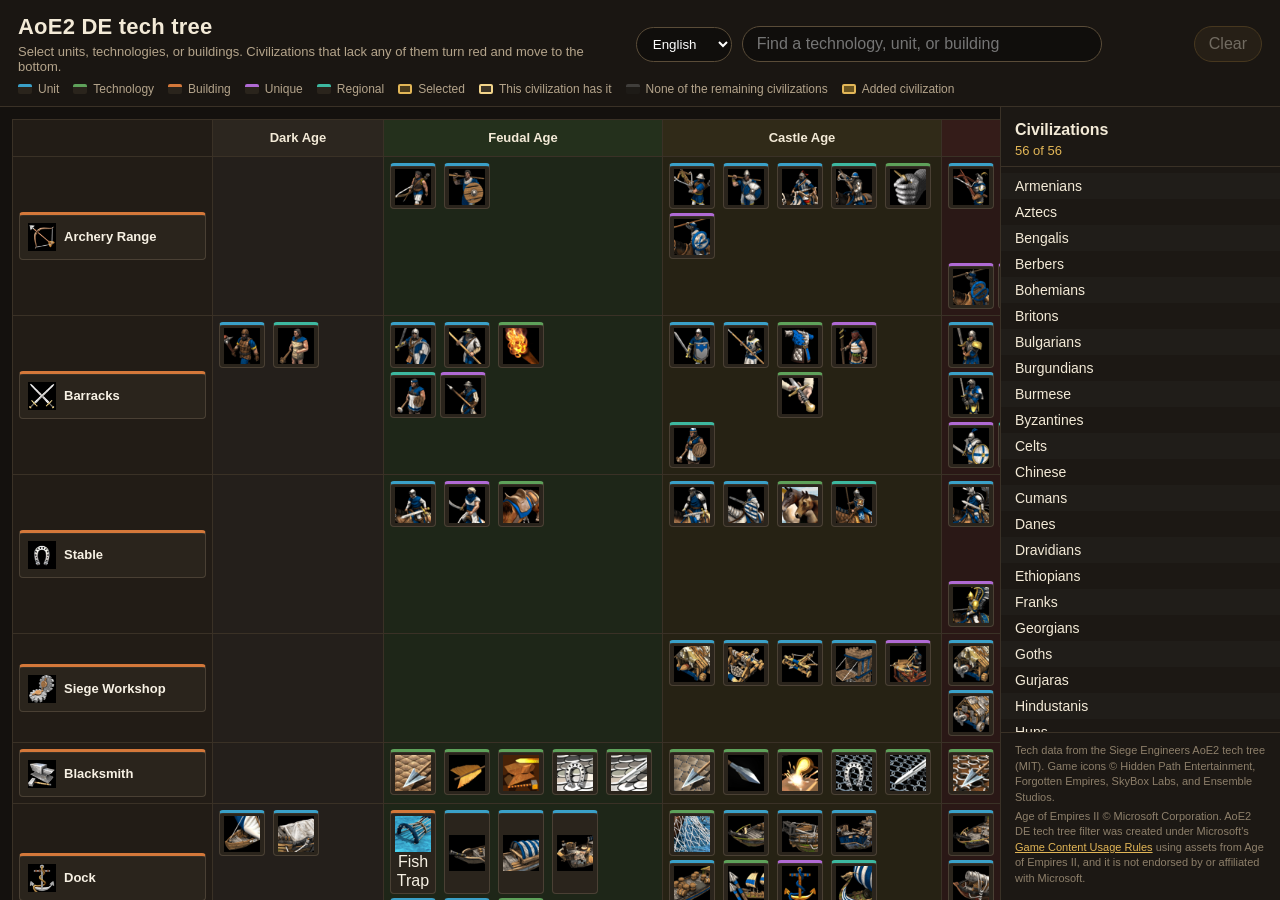
<file: web/index.html>
<!DOCTYPE html>
<html lang="en">
<head>
  <meta charset="utf-8">
  <meta name="viewport" content="width=device-width, initial-scale=1">
  <title>AoE2 DE tech tree filter</title>
  <link rel="stylesheet" href="style.css">
  <script src="discord-config.js"></script>
  <script src="discord.js"></script>
</head>
<body>
  <header class="top">
    <div class="title-block">
      <h1 data-i18n="title">AoE2 DE tech tree</h1>
      <p data-i18n="intro">Select units, technologies, or buildings. Civilizations that lack any of them turn red and move to the bottom.</p>
    </div>
    <div class="tools">
      <label class="lang">
        <span class="visually-hidden" data-i18n="language">Language</span>
        <select id="lang">
          <option value="en">English</option>
          <option value="ru">Русский</option>
          <option value="pl">Polski</option>
        </select>
      </label>
      <label class="search">
        <span class="visually-hidden" data-i18n="search">Find a technology, unit, or building</span>
        <input id="search" type="search" data-i18n-placeholder="search" placeholder="Find a technology, unit, or building" autocomplete="off">
      </label>
      <span id="search-count" class="search-count"></span>
      <button id="clear" type="button" data-i18n="clear" disabled>Clear</button>
    </div>
    <div id="chips" class="chips" aria-live="polite"></div>
    <ul class="legend">
      <li><i class="swatch unit"></i><span data-i18n="unit">Unit</span></li>
      <li><i class="swatch tech"></i><span data-i18n="tech">Technology</span></li>
      <li><i class="swatch building"></i><span data-i18n="building">Building</span></li>
      <li><i class="swatch unique"></i><span data-i18n="unique">Unique</span></li>
      <li><i class="swatch regional"></i><span data-i18n="regional">Regional</span></li>
      <li><i class="swatch selected"></i><span data-i18n="selected">Selected</span></li>
      <li><i class="swatch owned"></i><span data-i18n="owned">This civilization has it</span></li>
      <li><i class="swatch dimmed"></i><span data-i18n="dimmed">None of the remaining civilizations</span></li>
      <li><i class="swatch allied"></i><span data-i18n="allied">Added civilization</span></li>
    </ul>
  </header>
  <div class="layout">
    <main id="tree-scroll" class="tree-scroll">
      <p id="status" class="status" data-i18n="loading">Loading the tech tree…</p>
      <div id="tree" class="tree" hidden></div>
    </main>
    <aside class="civ-panel">
      <div class="civ-head">
        <h2 data-i18n="civs">Civilizations</h2>
        <p id="civ-count">—</p>
        <p id="civ-focus" class="civ-focus" hidden></p>
      </div>
      <ul id="civ-list"></ul>
      <p class="credit" data-i18n="credit">Tech data from the Siege Engineers AoE2 tech tree (MIT). Game icons © Hidden Path Entertainment, Forgotten Empires, SkyBox Labs, and Ensemble Studios.</p>
      <p class="credit">Age of Empires II © Microsoft Corporation. AoE2 DE tech tree filter was created under Microsoft's <a href="https://www.xbox.com/en-US/developers/rules">Game Content Usage Rules</a> using assets from Age of Empires II, and it is not endorsed by or affiliated with Microsoft.</p>
    </aside>
  </div>
  <div id="tooltip" class="tooltip" role="tooltip" hidden></div>
  <script src="icons.js"></script>
  <script src="bonuses.js"></script>
  <script src="app.js"></script>
</body>
</html>
</file>
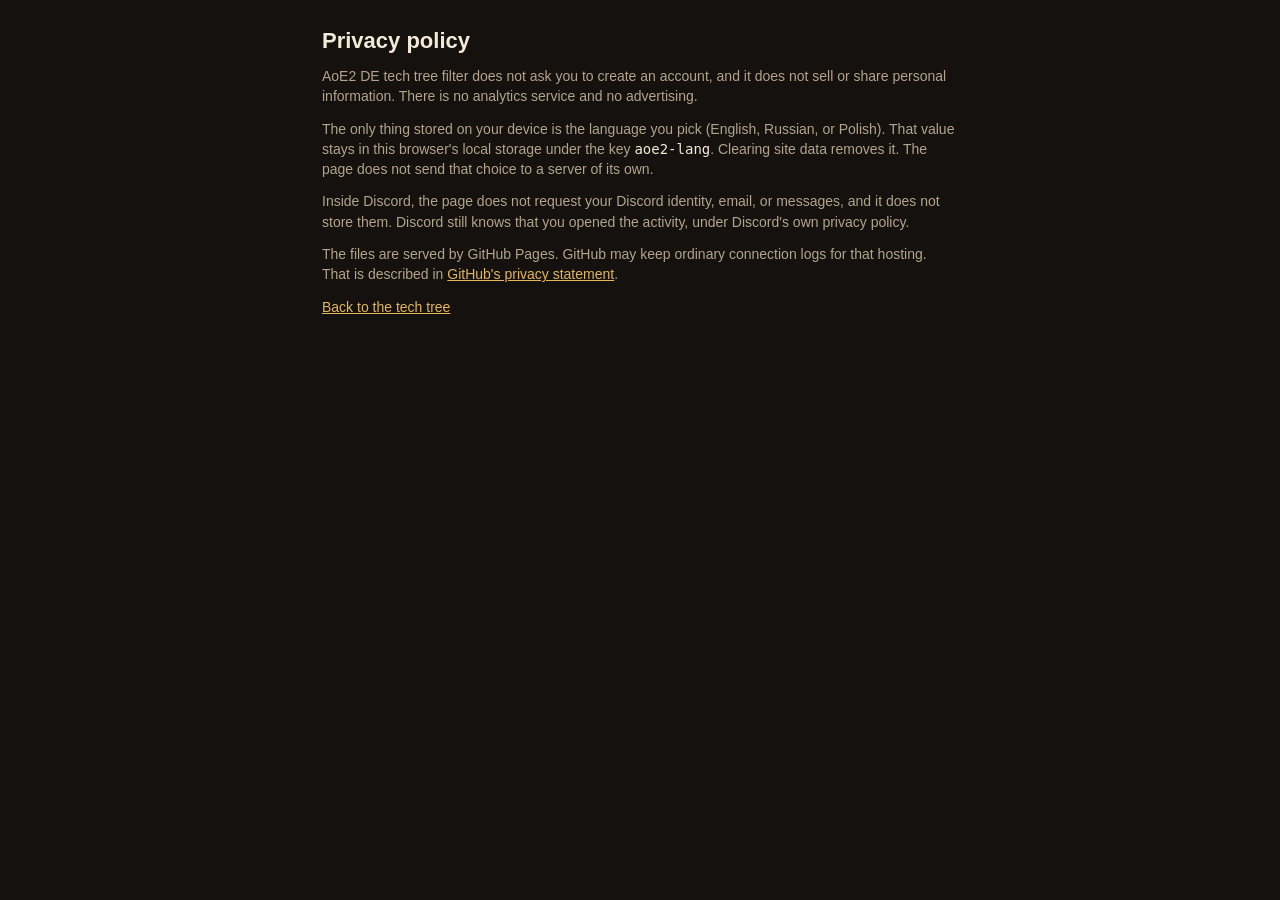
<file: web/privacy.html>
<!DOCTYPE html>
<html lang="en">
<head>
  <meta charset="utf-8">
  <meta name="viewport" content="width=device-width, initial-scale=1">
  <title>Privacy policy — AoE2 DE tech tree</title>
  <link rel="stylesheet" href="style.css">
</head>
<body>
  <main class="legal">
    <h1>Privacy policy</h1>
    <p>AoE2 DE tech tree filter does not ask you to create an account, and it does not sell or share personal information. There is no analytics service and no advertising.</p>
    <p>The only thing stored on your device is the language you pick (English, Russian, or Polish). That value stays in this browser's local storage under the key <code>aoe2-lang</code>. Clearing site data removes it. The page does not send that choice to a server of its own.</p>
    <p>Inside Discord, the page does not request your Discord identity, email, or messages, and it does not store them. Discord still knows that you opened the activity, under Discord's own privacy policy.</p>
    <p>The files are served by GitHub Pages. GitHub may keep ordinary connection logs for that hosting. That is described in <a href="https://docs.github.com/en/site-policy/privacy-policies/github-privacy-statement">GitHub's privacy statement</a>.</p>
    <p><a href="./">Back to the tech tree</a></p>
  </main>
</body>
</html>
</file>
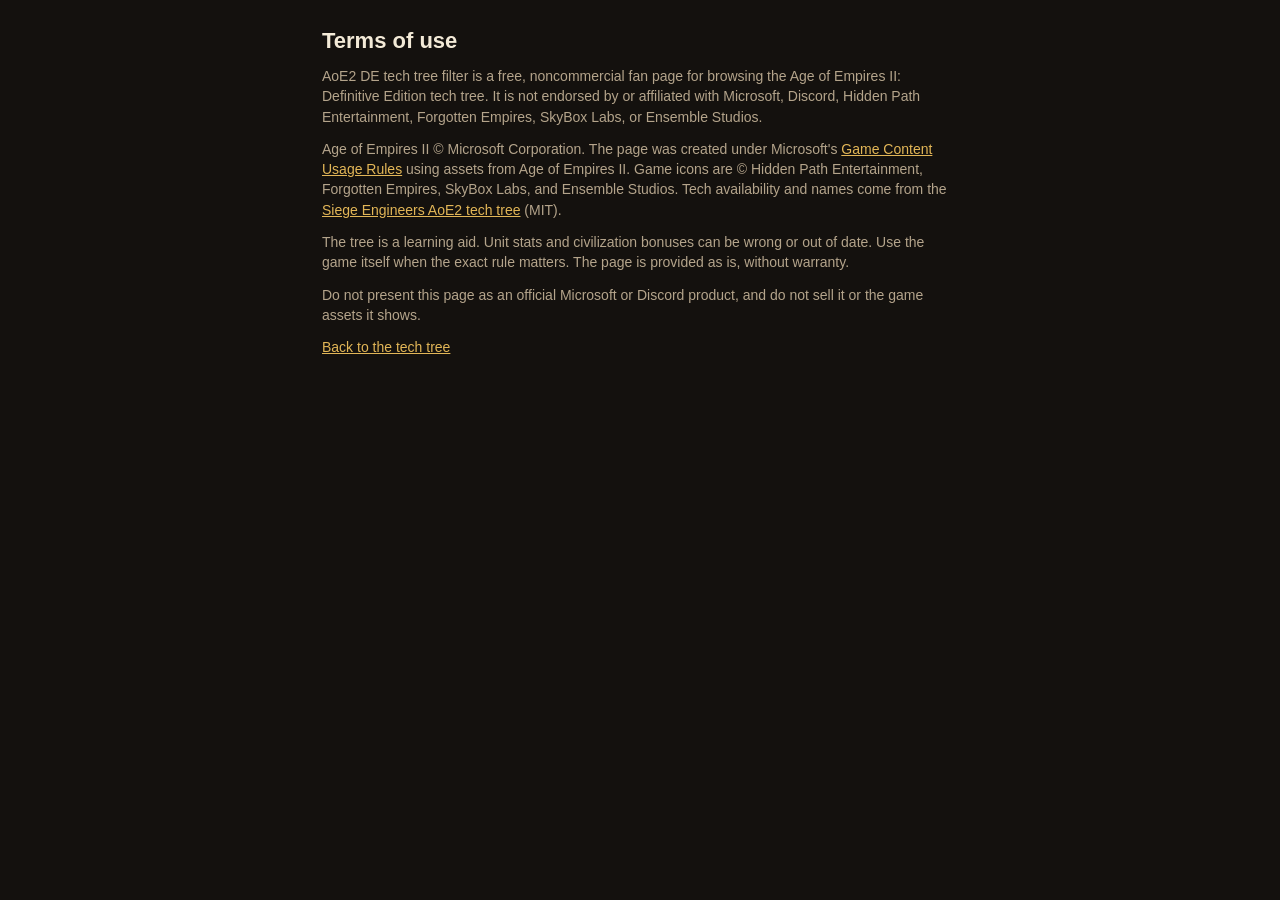
<file: web/terms.html>
<!DOCTYPE html>
<html lang="en">
<head>
  <meta charset="utf-8">
  <meta name="viewport" content="width=device-width, initial-scale=1">
  <title>Terms of use — AoE2 DE tech tree</title>
  <link rel="stylesheet" href="style.css">
</head>
<body>
  <main class="legal">
    <h1>Terms of use</h1>
    <p>AoE2 DE tech tree filter is a free, noncommercial fan page for browsing the Age of Empires II: Definitive Edition tech tree. It is not endorsed by or affiliated with Microsoft, Discord, Hidden Path Entertainment, Forgotten Empires, SkyBox Labs, or Ensemble Studios.</p>
    <p>Age of Empires II © Microsoft Corporation. The page was created under Microsoft's <a href="https://www.xbox.com/en-US/developers/rules">Game Content Usage Rules</a> using assets from Age of Empires II. Game icons are © Hidden Path Entertainment, Forgotten Empires, SkyBox Labs, and Ensemble Studios. Tech availability and names come from the <a href="https://github.com/SiegeEngineers/aoe2techtree">Siege Engineers AoE2 tech tree</a> (MIT).</p>
    <p>The tree is a learning aid. Unit stats and civilization bonuses can be wrong or out of date. Use the game itself when the exact rule matters. The page is provided as is, without warranty.</p>
    <p>Do not present this page as an official Microsoft or Discord product, and do not sell it or the game assets it shows.</p>
    <p><a href="./">Back to the tech tree</a></p>
  </main>
</body>
</html>
</file>
<file: web/style.css>
:root {
  color-scheme: dark;
  --bg: #14110e;
  --panel: #1c1814;
  --ink: #f3ead7;
  --muted: #b4a48b;
  --line: #3a3126;
  --gold: #e2b657;
  --card: #2a241c;
  --card-ink: #f7f1e4;
  --shadow: 0 1px 0 rgba(255, 244, 220, 0.06) inset;
  font-family: "Segoe UI", Candara, sans-serif;
}

* { box-sizing: border-box; }

html, body {
  margin: 0;
  height: 100%;
  overflow: hidden;
  background: var(--bg);
  color: var(--ink);
}

body {
  display: grid;
  grid-template-rows: auto minmax(0, 1fr);
  min-height: 100%;
}

button, input { font: inherit; color: inherit; }

.visually-hidden {
  position: absolute;
  width: 1px;
  height: 1px;
  padding: 0;
  margin: -1px;
  overflow: hidden;
  clip: rect(0, 0, 0, 0);
  border: 0;
}

.top {
  display: grid;
  grid-template-columns: minmax(0, 1fr) auto;
  gap: 8px 20px;
  align-items: center;
  padding: 14px 18px 10px;
  background: #1a1612;
  border-bottom: 1px solid var(--line);
}

.title-block h1 {
  margin: 0;
  font-size: 22px;
  font-weight: 700;
  letter-spacing: 0.01em;
}

.title-block { min-width: 0; }

.title-block p {
  margin: 4px 0 0;
  color: var(--muted);
  font-size: 13px;
}

.tools {
  display: flex;
  align-items: center;
  justify-content: flex-end;
  flex-wrap: wrap;
  gap: 10px;
}

#lang {
  background: #100e0c;
  border: 1px solid #5a4c38;
  border-radius: 999px;
  padding: 8px 12px;
}

#lang:focus {
  outline: 2px solid var(--gold);
  border-color: var(--gold);
}

.search input {
  width: min(360px, 46vw);
  background: #100e0c;
  border: 1px solid #5a4c38;
  border-radius: 999px;
  padding: 8px 14px;
}

.search input:focus {
  outline: 2px solid var(--gold);
  border-color: var(--gold);
}

.search-count {
  color: var(--muted);
  font-size: 12px;
  min-width: 4.5rem;
}

#clear {
  background: #3a2e1c;
  border: 1px solid #8a6a32;
  border-radius: 999px;
  padding: 8px 14px;
  cursor: pointer;
}

#clear:disabled {
  opacity: 0.4;
  cursor: default;
}

.chips {
  grid-column: 1 / -1;
  display: flex;
  flex-wrap: wrap;
  gap: 6px;
  min-height: 0;
}

.chips:empty { display: none; }

.chip {
  display: inline-flex;
  align-items: center;
  gap: 6px;
  background: #4a3b1c;
  border: 1px solid var(--gold);
  color: #ffe7ad;
  border-radius: 999px;
  padding: 3px 4px 3px 10px;
  font-size: 13px;
}

.chip button {
  width: 22px;
  height: 22px;
  border: 0;
  border-radius: 50%;
  background: transparent;
  cursor: pointer;
}

.chip button:hover,
.chip button:focus-visible { background: rgba(255, 255, 255, 0.08); }

.legend {
  grid-column: 1 / -1;
  display: flex;
  flex-wrap: wrap;
  gap: 10px 14px;
  margin: 0;
  padding: 0;
  list-style: none;
  color: var(--muted);
  font-size: 12px;
}

.legend li { display: flex; align-items: center; gap: 6px; }

.swatch {
  width: 14px;
  height: 10px;
  border-radius: 2px;
  display: inline-block;
  background: #2a241c;
  border-top: 3px solid #888;
}

.swatch.unit { border-top-color: #3aa0c8; }
.swatch.tech { border-top-color: #5ea15a; }
.swatch.building { border-top-color: #d4783a; }
.swatch.unique { border-top-color: #b06ad4; }
.swatch.regional { border-top-color: #3db8a0; }
.swatch.selected { border: 2px solid var(--gold); border-top: 2px solid var(--gold); background: #4a3b1c; }
.swatch.owned { border: 2px solid #f2d48a; border-top: 2px solid #f2d48a; background: #3c3426; }
.swatch.dimmed { opacity: 0.35; filter: grayscale(0.8); }
.swatch.allied { border: 2px solid var(--gold); border-top: 2px solid var(--gold); background: #6a5420; }

.layout {
  display: grid;
  grid-template-columns: minmax(0, 1fr) 280px;
  min-height: 0;
}

.tree-scroll {
  overflow: auto;
  overscroll-behavior: contain;
  contain: paint;
  padding: 12px;
  min-height: 0;
}

.civ-panel {
  border-left: 1px solid var(--line);
  background: var(--panel);
  display: flex;
  flex-direction: column;
  min-height: 0;
}

.civ-head {
  padding: 14px 14px 8px;
  border-bottom: 1px solid var(--line);
}

.civ-head h2 { margin: 0; font-size: 16px; }
.civ-head p { margin: 4px 0 0; color: var(--gold); font-size: 13px; }
.civ-focus { color: #ffe7ad; }
.ally-names { color: var(--gold); font-weight: 750; }

#civ-list {
  list-style: none;
  margin: 0;
  padding: 6px 0;
  overflow: auto;
  overscroll-behavior: contain;
  flex: 1;
}

#civ-list li {
  display: flex;
  align-items: stretch;
  padding: 0;
}

.civ-button {
  display: block;
  width: 100%;
  padding: 5px 14px;
  text-align: left;
  font-size: 14px;
  background: transparent;
  border: 0;
  color: inherit;
  cursor: pointer;
}

#civ-list li:nth-child(odd) .civ-button { background: rgba(255, 255, 255, 0.02); }
.civ-button:hover,
.civ-button:focus-visible { background: rgba(226, 182, 87, 0.16); }
.civ-button.is-focused,
#civ-list li:nth-child(odd) .civ-button.is-focused {
  background: #4a3b1c;
  color: #ffe7ad;
  box-shadow: inset 3px 0 0 var(--gold);
}

.civ-button.is-missing {
  color: #e15b5b;
}

.civ-button.is-missing.is-focused,
#civ-list li:nth-child(odd) .civ-button.is-missing.is-focused {
  background: #4a2424;
  color: #ffb4b4;
  box-shadow: inset 3px 0 0 #e15b5b;
}

.civ-button.is-allied,
#civ-list li:nth-child(odd) .civ-button.is-allied {
  color: var(--gold);
}

.civ-add {
  flex: 0 0 32px;
  margin: 0;
  padding: 0;
  border: 0;
  background: transparent;
  color: var(--gold);
  font-size: 18px;
  line-height: 1;
  cursor: pointer;
}

#civ-list li:nth-child(odd) .civ-add { background: rgba(255, 255, 255, 0.02); }
.civ-add:hover,
.civ-add:focus-visible { background: rgba(226, 182, 87, 0.16); }
.civ-add.is-allied { font-weight: 750; }

.empty-note {
  margin: 0;
  padding: 12px 14px;
  color: var(--muted);
  font-size: 14px;
}

.credit {
  margin: 0;
  padding: 10px 14px 0;
  color: #8d7f6a;
  font-size: 11px;
  line-height: 1.4;
  border-top: 1px solid var(--line);
}

.credit + .credit {
  border-top: 0;
  padding: 4px 14px 14px;
}

.credit a { color: #e2b657; }

.legal {
  max-width: 42rem;
  margin: 0 auto;
  padding: 28px 18px 48px;
}

.legal h1 {
  margin: 0 0 12px;
  font-size: 22px;
}

.legal p {
  margin: 0 0 12px;
  color: var(--muted);
  font-size: 14px;
  line-height: 1.45;
}

.legal a { color: var(--gold); }
.legal code { color: var(--ink); }

.status { color: var(--muted); }

.tree {
  display: grid;
  grid-template-columns: 200px repeat(4, max-content) minmax(300px, 1fr);
  grid-auto-rows: auto;
  width: max-content;
  min-width: 100%;
  justify-content: start;
  border: 1px solid var(--line);
}

.corner,
.building-head,
.age-label {
  background: #221c16;
}

.corner,
.building-head {
  position: sticky;
  left: 0;
  z-index: 4;
}

.age-label,
.corner {
  position: sticky;
  top: 0;
}

.corner {
  left: 0;
  z-index: 5;
  border-right: 1px solid var(--line);
  border-bottom: 1px solid var(--line);
}

.building-head {
  border-right: 1px solid var(--line);
  border-bottom: 1px solid var(--line);
  padding: 6px;
  display: flex;
  align-items: center;
}

.age-label {
  z-index: 3;
  display: flex;
  align-items: center;
  justify-content: center;
  padding: 10px 8px;
  font-size: 13px;
  line-height: 1.2;
  font-weight: 700;
  text-align: center;
  border-right: 1px solid var(--line);
  border-bottom: 1px solid var(--line);
}

.age-1 { background: #241f1b; }
.age-2 { background: #1e2618; }
.age-3 { background: #262214; }
.age-4 { background: #2a1816; }

.age-label.age-1 { background: #2c261f; }
.age-label.age-2 { background: #24301c; }
.age-label.age-3 { background: #302a18; }
.age-label.age-4 { background: #341c19; }

.age-cell {
  border-right: 1px solid var(--line);
  border-bottom: 1px solid var(--line);
  padding: 6px;
  min-width: 58px;
  min-height: 52px;
}

.age-items {
  display: grid;
  gap: 4px;
  align-content: start;
}

.node {
  width: 46px;
  min-height: 46px;
  padding: 3px;
  display: flex;
  flex-direction: column;
  align-items: center;
  justify-content: center;
  text-align: center;
  background: var(--card);
  color: var(--card-ink);
  border: 1px solid #4a4034;
  border-top: 3px solid #888;
  border-radius: 4px;
  box-shadow: var(--shadow);
  cursor: pointer;
  line-height: 1.2;
}

.node-icon {
  width: 36px;
  height: 36px;
  display: block;
  flex: none;
  object-fit: contain;
}

.node:not(.building) .node-name {
  position: absolute;
  width: 1px;
  height: 1px;
  padding: 0;
  margin: -1px;
  overflow: hidden;
  clip: rect(0, 0, 0, 0);
  white-space: nowrap;
  border: 0;
}

.building-head .node {
  width: 100%;
  min-height: 48px;
  padding: 6px 8px;
  flex-direction: row;
  justify-content: flex-start;
  gap: 8px;
  text-align: left;
  font-size: 13px;
}

.building-head .node-icon {
  width: 28px;
  height: 28px;
}

.building-head .node .node-name {
  position: static;
  width: auto;
  height: auto;
  margin: 0;
  overflow: visible;
  clip: auto;
  font-size: 13px;
  font-weight: 650;
}

.civ-sheet {
  align-self: stretch;
  z-index: 1;
  background: #221c16;
  border-left: 1px solid var(--line);
}

.civ-sheet-body {
  position: sticky;
  top: 0;
  overflow: auto;
  overscroll-behavior: contain;
  padding: 12px 14px 18px;
}

.civ-sheet h2 {
  margin: 0 0 4px;
  font-size: 18px;
  color: #ffe7ad;
}

.civ-sheet h3 {
  margin: 14px 0 6px;
  font-size: 12px;
  letter-spacing: 0.04em;
  text-transform: uppercase;
  color: var(--gold);
}

.civ-sheet-lead,
.civ-sheet-empty {
  margin: 0;
  color: var(--muted);
  font-size: 13px;
  line-height: 1.4;
}

.civ-sheet ul {
  margin: 8px 0 0;
  padding-left: 18px;
}

.civ-sheet li {
  margin: 0 0 6px;
  font-size: 13px;
  line-height: 1.35;
}

.civ-unique-value {
  color: #c58cff;
  font-weight: 700;
}

.tooltip {
  position: fixed;
  z-index: 40;
  transform: translate(-50%, -100%);
  padding: 6px 8px;
  background: #1c1610;
  color: #fff6d8;
  border: 1px solid #8a7040;
  border-radius: 4px;
  font-size: 12px;
  font-weight: 650;
  line-height: 1.35;
  white-space: normal;
  text-align: left;
  min-width: 148px;
  max-width: 320px;
  pointer-events: none;
  box-shadow: 0 4px 14px rgba(0, 0, 0, 0.35);
}

.tip-effect {
  margin: 0 0 6px;
  font-weight: 500;
}

.tip-name { margin-bottom: 4px; }
.tip-row { display: flex; justify-content: space-between; gap: 12px; }
.tip-label { color: #cbb892; font-weight: 600; }
.tip-base { color: #fff6d8; }
.tip-bonus { color: #79d36a; font-weight: 750; }
.tip-unique { color: #c58cff; font-weight: 750; }
.tip-ally { color: var(--gold); font-weight: 750; }
.tip-match { margin-top: 4px; }
.tip-match .tip-label { display: block; }
.tip-strong { color: #79d36a; }
.tip-weak { color: #e15b5b; }
.civ-sheet-ally,
.civ-sheet-ally h2,
.civ-sheet-ally h3,
.civ-sheet-ally p,
.civ-sheet-ally li,
.civ-sheet-ally .civ-unique-value { color: var(--gold); }

.tooltip.is-below { transform: translate(-50%, 0); }

.node.unit { border-top-color: #3aa0c8; }
.node.tech { border-top-color: #5ea15a; }
.node.building { border-top-color: #d4783a; }
.node.unique { border-top-color: #b06ad4; }
.node.regional { border-top-color: #3db8a0; }

.node:hover { filter: brightness(1.12); }
.node:focus-visible { outline: 2px solid #fff6d8; outline-offset: 1px; }

.node.is-owned {
  background: #3c3426;
  box-shadow: inset 0 0 0 2px #f2d48a;
}

.node.is-team {
  background: #4a3b1c;
  box-shadow: inset 0 0 0 2px var(--gold);
  opacity: 1;
  filter: none;
}

.node.is-selected {
  background: #4a3b1c;
  border-color: var(--gold);
  box-shadow: none;
  color: #fff4d2;
  opacity: 1;
  filter: none;
}

.node.is-match {
  outline: 2px solid #9ad7ff;
  outline-offset: 1px;
}

.node.is-dimmed {
  opacity: 0.32;
  filter: grayscale(0.75);
}

.node.is-selected.is-dimmed,
.node.is-owned.is-dimmed,
.node.is-selected.is-match { opacity: 1; filter: none; }

.extras {
  display: flex;
  flex-wrap: wrap;
  gap: 4px;
  margin-top: 4px;
}

.extras-grid {
  display: grid;
  grid-template-columns: repeat(8, 50px);
}

@media (max-width: 900px) {
  .layout { grid-template-columns: 1fr; grid-template-rows: minmax(180px, 32vh) minmax(0, 1fr); }
  .civ-panel { border-left: 0; border-bottom: 1px solid var(--line); }
  .top { grid-template-columns: 1fr; }
  .tools { justify-content: flex-start; }
  .search input { width: min(100%, 420px); }
}
</file>
